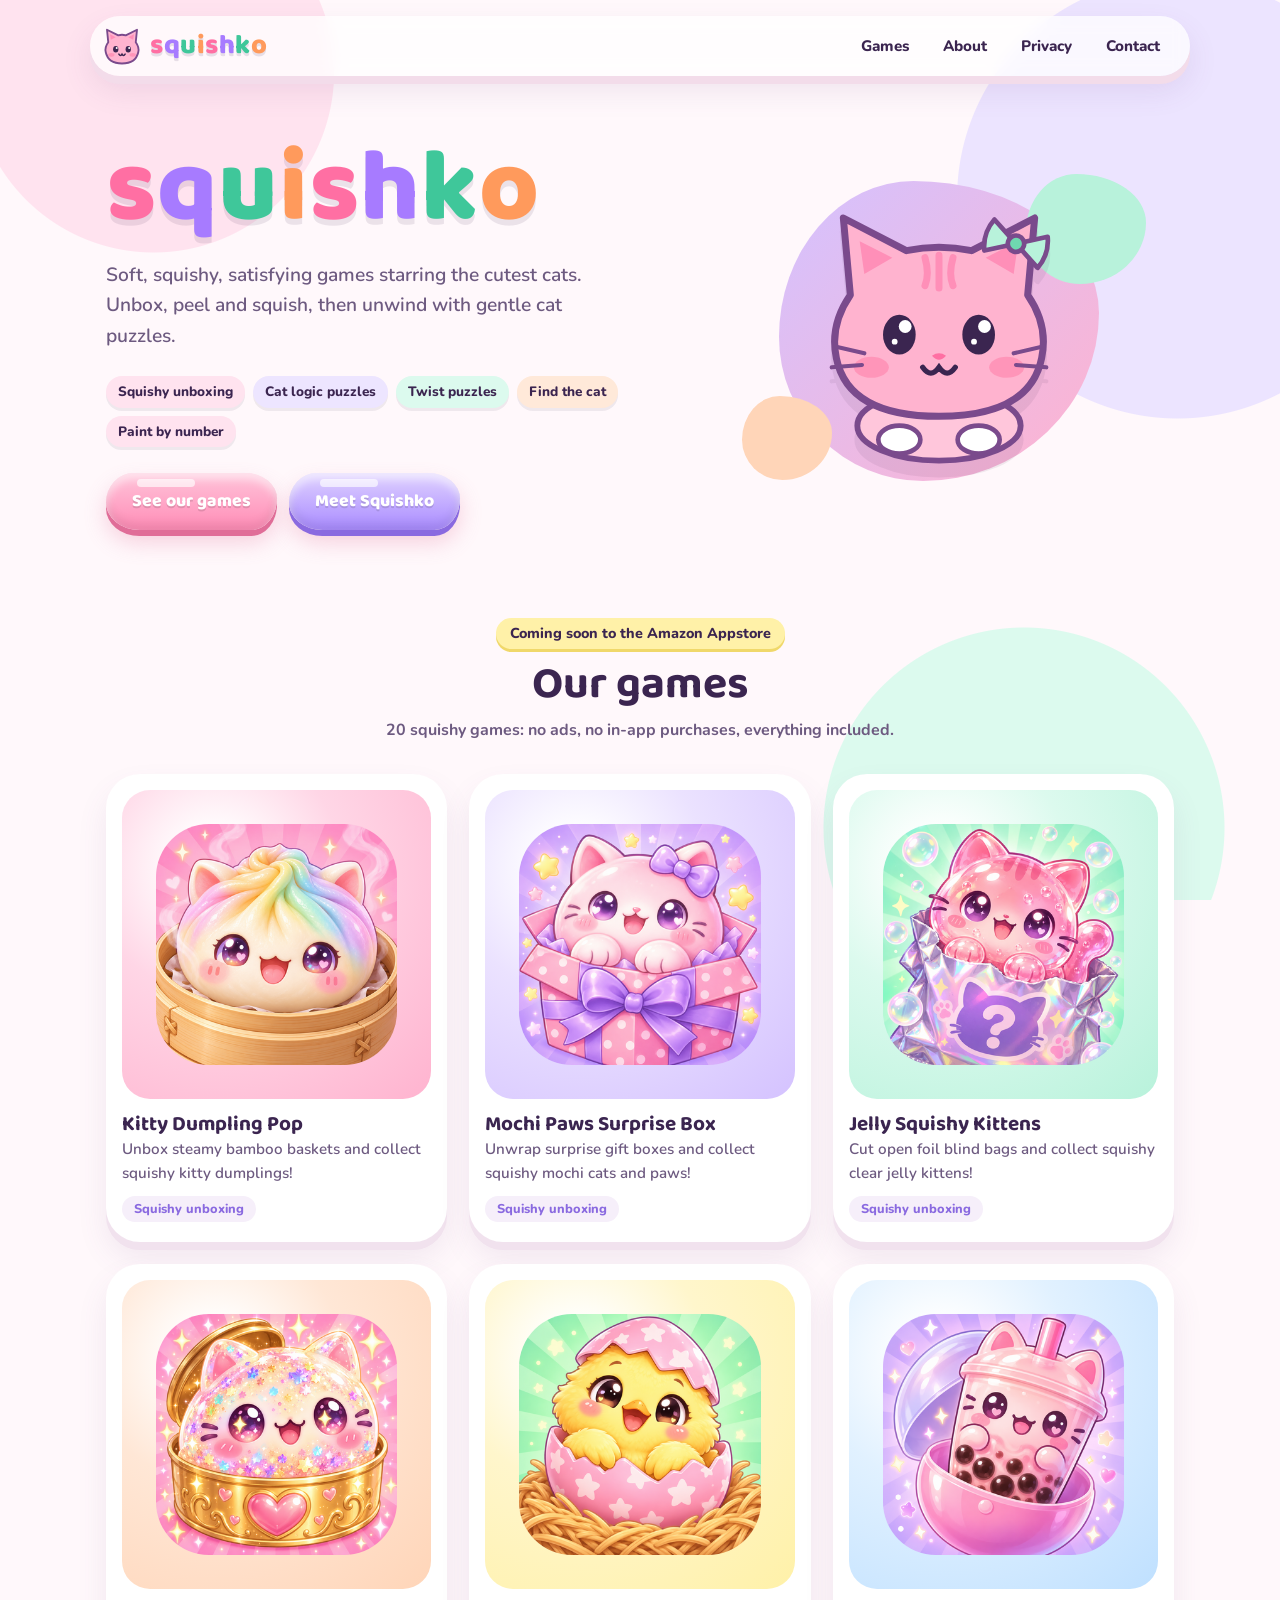
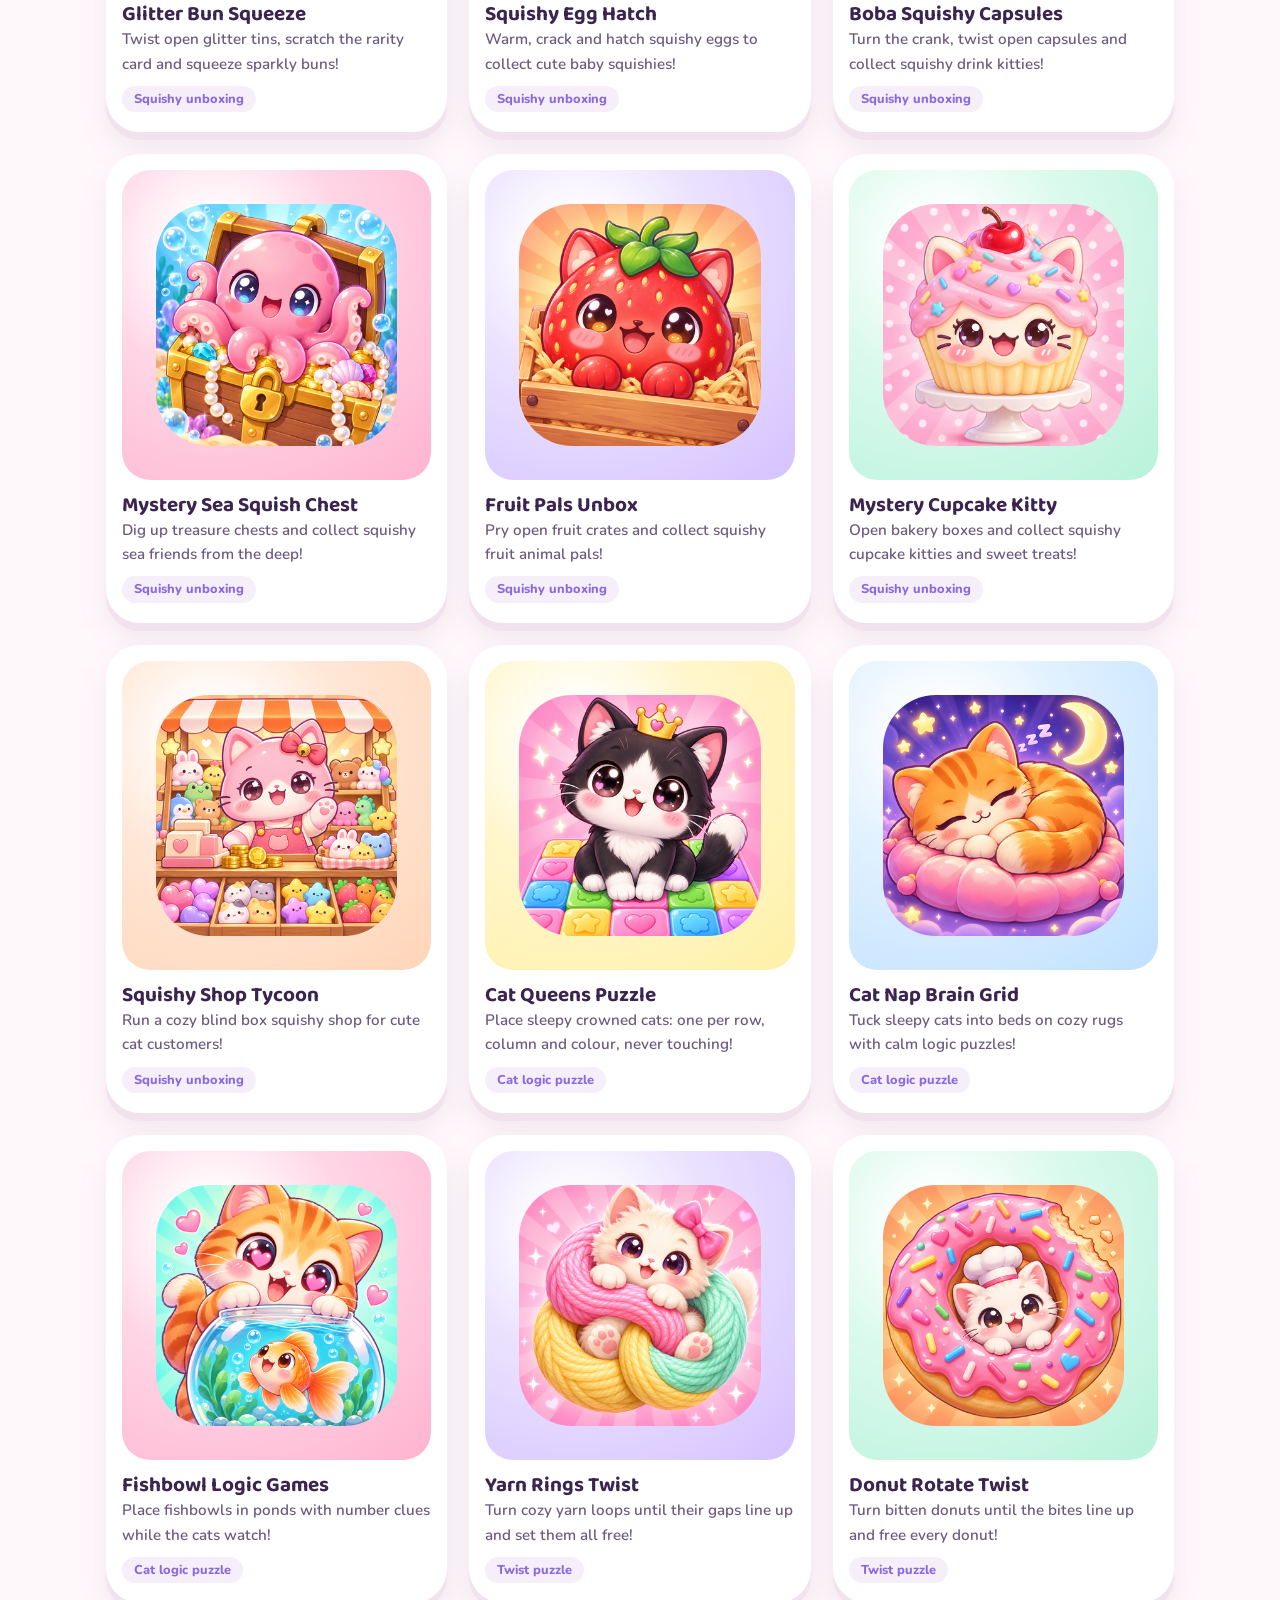
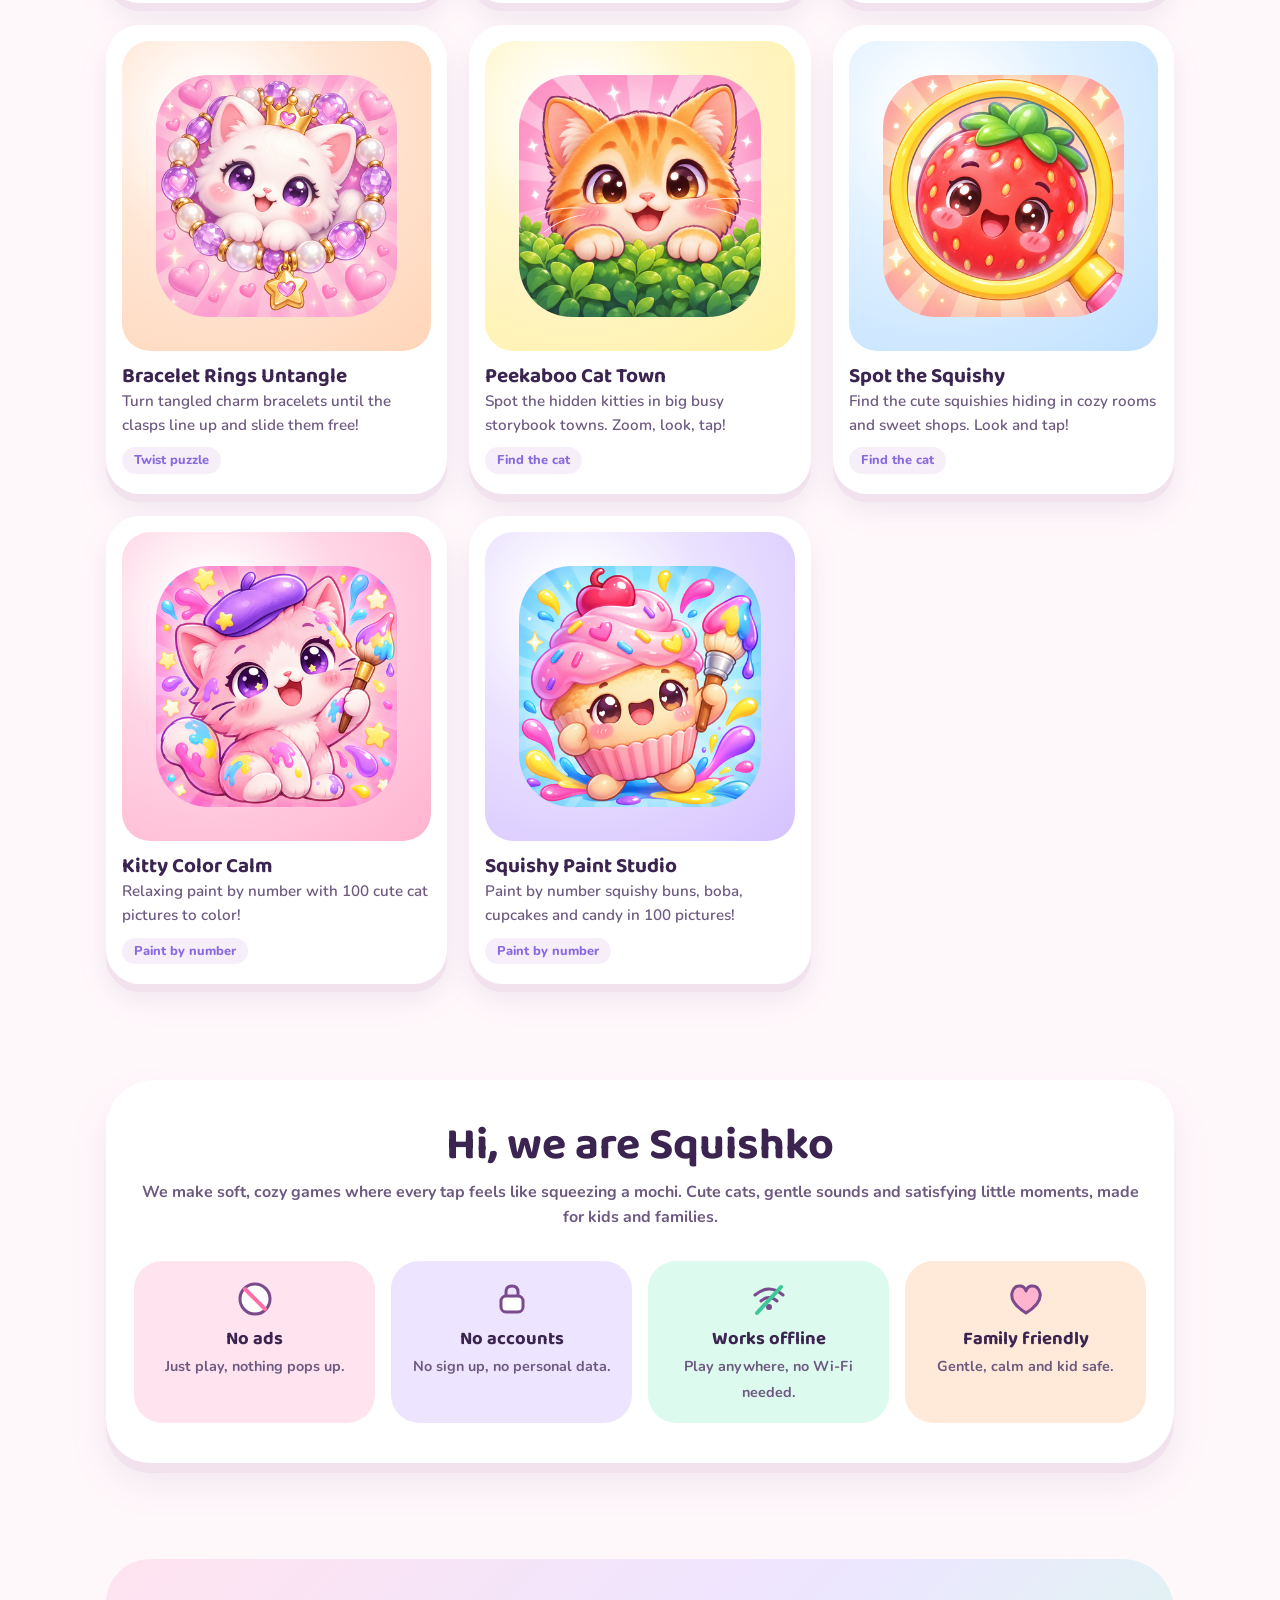
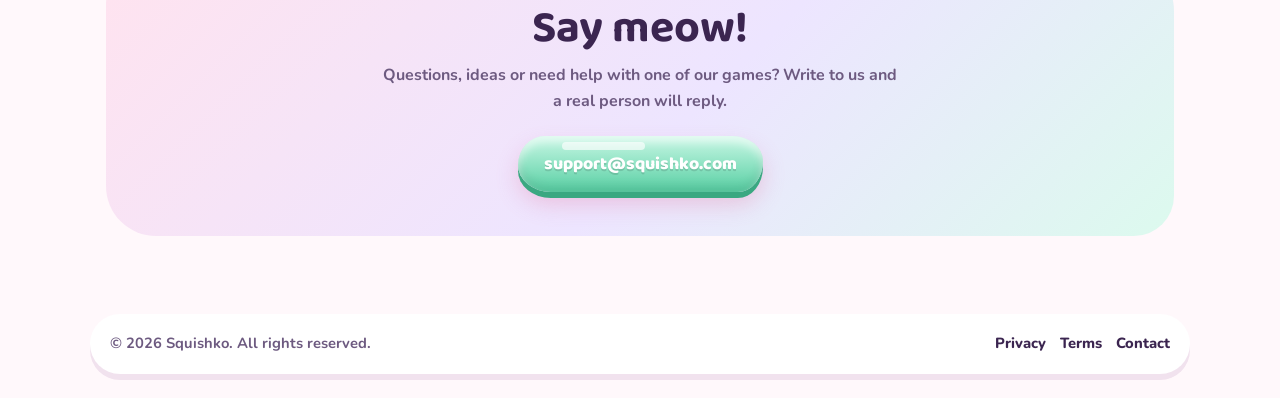
<file: index.html>
<!DOCTYPE html>
<html lang="en">
<head>
<meta charset="UTF-8">
<meta name="viewport" content="width=device-width, initial-scale=1.0">
<title>Squishko | Cute Cat ASMR Games</title>
<meta name="description" content="Squishko makes cute cat games full of satisfying ASMR, DIY makeovers and relaxing brain puzzles. No ads, no accounts, made for kids and families.">
<meta name="theme-color" content="#ffb3cf">
<link rel="icon" href="favicon.svg" type="image/svg+xml">
<link rel="preconnect" href="https://fonts.googleapis.com"><link rel="preconnect" href="https://fonts.gstatic.com" crossorigin>
<link href="https://fonts.googleapis.com/css2?family=Baloo+2:wght@600;800&family=Nunito:wght@600;700;800&display=swap" rel="stylesheet">
<link rel="stylesheet" href="style.css">
</head>
<body>

<nav class="nav">
  <a class="brand" href="index.html" aria-label="Squishko home"><img src="logo.svg" alt="">
    <span class="wordmark"><span>s</span><span>q</span><span>u</span><span>i</span><span>s</span><span>h</span><span>k</span><span>o</span></span></a>
  <ul><li><a href="#games">Games</a></li><li><a href="#about">About</a></li><li><a href="privacy.html">Privacy</a></li><li><a href="#contact">Contact</a></li></ul>
</nav>

<header class="hero">
  <div>
    <h1 class="wordmark big" aria-label="squishko"><span>s</span><span>q</span><span>u</span><span>i</span><span>s</span><span>h</span><span>k</span><span>o</span></h1>
    <p class="lead">Soft, squishy, satisfying games starring the cutest cats. Unbox, peel and squish, then unwind with gentle cat puzzles.</p>
    <div class="tags">
      <span class="tag">Squishy unboxing</span><span class="tag">Cat logic puzzles</span><span class="tag">Twist puzzles</span>
      <span class="tag">Find the cat</span><span class="tag">Paint by number</span>
    </div>
    <div class="btns"><a class="jelly" href="#games">See our games</a><a class="jelly lilac" href="#about">Meet Squishko</a></div>
  </div>
  <div class="mascot-wrap" aria-hidden="true">
    <div class="blob b1"></div><div class="blob b2"></div><div class="blob b3"></div>
    <svg class="mascot" viewBox="0 0 240 230" xmlns="http://www.w3.org/2000/svg">
      <!-- body -->
      <ellipse cx="120" cy="196" rx="70" ry="30" fill="#ffc6db" stroke="#7a4a8c" stroke-width="5"/>
      <ellipse cx="86" cy="208" rx="18" ry="12" fill="#fff" stroke="#7a4a8c" stroke-width="4"/>
      <ellipse cx="154" cy="208" rx="18" ry="12" fill="#fff" stroke="#7a4a8c" stroke-width="4"/>
      <!-- head -->
      <path d="M44 84 L38 18 L92 46 Q120 40 148 46 L202 18 L196 84 Q214 110 208 138 Q198 188 120 188 Q42 188 32 138 Q26 110 44 84Z" fill="#ffb3cf" stroke="#7a4a8c" stroke-width="6" stroke-linejoin="round"/>
      <path d="M52 38 L80 52 L56 66Z" fill="#ff8fb8"/><path d="M188 38 L160 52 L184 66Z" fill="#ff8fb8"/>
      <!-- forehead stripes -->
      <path d="M108 52 Q112 66 108 76 M120 50 L120 78 M132 52 Q128 66 132 76" stroke="#ff8fb8" stroke-width="6" stroke-linecap="round" fill="none"/>
      <!-- eyes -->
      <g class="eye"><ellipse cx="86" cy="118" rx="14" ry="17" fill="#3b2550"/><circle cx="91" cy="111" r="5.5" fill="#fff"/><circle cx="82" cy="124" r="2.5" fill="#fff"/></g>
      <g class="eye"><ellipse cx="154" cy="118" rx="14" ry="17" fill="#3b2550"/><circle cx="159" cy="111" r="5.5" fill="#fff"/><circle cx="150" cy="124" r="2.5" fill="#fff"/></g>
      <!-- blush -->
      <ellipse cx="62" cy="146" rx="15" ry="9" fill="#ff7fa8" opacity=".55"/><ellipse cx="178" cy="146" rx="15" ry="9" fill="#ff7fa8" opacity=".55"/>
      <!-- nose + mouth -->
      <path d="M114 136 Q120 132 126 136 Q120 143 114 136Z" fill="#ff6fa3"/>
      <path d="M106 146 Q113 156 120 146 Q127 156 134 146" fill="none" stroke="#3b2550" stroke-width="4.5" stroke-linecap="round"/>
      <!-- whiskers -->
      <path d="M30 128 L56 134 M28 146 L54 144 M210 128 L184 134 M212 146 L186 144" stroke="#7a4a8c" stroke-width="3.5" stroke-linecap="round"/>
      <!-- bow -->
      <g transform="translate(186 40) rotate(18)">
        <path d="M0 0 L-24 -14 Q-30 0 -24 14Z M0 0 L24 -14 Q30 0 24 14Z" fill="#b8f2db" stroke="#7a4a8c" stroke-width="4" stroke-linejoin="round"/>
        <circle r="7" fill="#6fd8b0" stroke="#7a4a8c" stroke-width="4"/>
      </g>
    </svg>
  </div>
</header>

<section id="games">
  <div class="center"><span class="soon-badge">Coming soon to the Amazon Appstore</span></div>
  <h2 class="section-title">Our games</h2>
  <p class="section-sub">20 squishy games: no ads, no in-app purchases, everything included.</p>
  <div class="grid">
    <article class="card">
      <div class="art pink"><img src="games/kittybun.png" alt="Kitty Dumpling Pop icon" width="192" height="192" loading="lazy" style="width:78%;height:78%;border-radius:22%;object-fit:cover"></div>
      <h3>Kitty Dumpling Pop</h3><p>Unbox steamy bamboo baskets and collect squishy kitty dumplings!</p><span class="pill">Squishy unboxing</span>
    </article>
    <article class="card">
      <div class="art lilac"><img src="games/mochibox.png" alt="Mochi Paws Surprise Box icon" width="192" height="192" loading="lazy" style="width:78%;height:78%;border-radius:22%;object-fit:cover"></div>
      <h3>Mochi Paws Surprise Box</h3><p>Unwrap surprise gift boxes and collect squishy mochi cats and paws!</p><span class="pill">Squishy unboxing</span>
    </article>
    <article class="card">
      <div class="art mint"><img src="games/jellykit.png" alt="Jelly Squishy Kittens icon" width="192" height="192" loading="lazy" style="width:78%;height:78%;border-radius:22%;object-fit:cover"></div>
      <h3>Jelly Squishy Kittens</h3><p>Cut open foil blind bags and collect squishy clear jelly kittens!</p><span class="pill">Squishy unboxing</span>
    </article>
    <article class="card">
      <div class="art peach"><img src="games/glitterbun.png" alt="Glitter Bun Squeeze icon" width="192" height="192" loading="lazy" style="width:78%;height:78%;border-radius:22%;object-fit:cover"></div>
      <h3>Glitter Bun Squeeze</h3><p>Twist open glitter tins, scratch the rarity card and squeeze sparkly buns!</p><span class="pill">Squishy unboxing</span>
    </article>
    <article class="card">
      <div class="art butter"><img src="games/egghatch.png" alt="Squishy Egg Hatch icon" width="192" height="192" loading="lazy" style="width:78%;height:78%;border-radius:22%;object-fit:cover"></div>
      <h3>Squishy Egg Hatch</h3><p>Warm, crack and hatch squishy eggs to collect cute baby squishies!</p><span class="pill">Squishy unboxing</span>
    </article>
    <article class="card">
      <div class="art sky"><img src="games/bobacaps.png" alt="Boba Squishy Capsules icon" width="192" height="192" loading="lazy" style="width:78%;height:78%;border-radius:22%;object-fit:cover"></div>
      <h3>Boba Squishy Capsules</h3><p>Turn the crank, twist open capsules and collect squishy drink kitties!</p><span class="pill">Squishy unboxing</span>
    </article>
    <article class="card">
      <div class="art pink"><img src="games/seachest.png" alt="Mystery Sea Squish Chest icon" width="192" height="192" loading="lazy" style="width:78%;height:78%;border-radius:22%;object-fit:cover"></div>
      <h3>Mystery Sea Squish Chest</h3><p>Dig up treasure chests and collect squishy sea friends from the deep!</p><span class="pill">Squishy unboxing</span>
    </article>
    <article class="card">
      <div class="art lilac"><img src="games/fruitpals.png" alt="Fruit Pals Unbox icon" width="192" height="192" loading="lazy" style="width:78%;height:78%;border-radius:22%;object-fit:cover"></div>
      <h3>Fruit Pals Unbox</h3><p>Pry open fruit crates and collect squishy fruit animal pals!</p><span class="pill">Squishy unboxing</span>
    </article>
    <article class="card">
      <div class="art mint"><img src="games/cupcakecat.png" alt="Mystery Cupcake Kitty icon" width="192" height="192" loading="lazy" style="width:78%;height:78%;border-radius:22%;object-fit:cover"></div>
      <h3>Mystery Cupcake Kitty</h3><p>Open bakery boxes and collect squishy cupcake kitties and sweet treats!</p><span class="pill">Squishy unboxing</span>
    </article>
    <article class="card">
      <div class="art peach"><img src="games/squishshop.png" alt="Squishy Shop Tycoon icon" width="192" height="192" loading="lazy" style="width:78%;height:78%;border-radius:22%;object-fit:cover"></div>
      <h3>Squishy Shop Tycoon</h3><p>Run a cozy blind box squishy shop for cute cat customers!</p><span class="pill">Squishy unboxing</span>
    </article>
    <article class="card">
      <div class="art butter"><img src="games/catqueens.png" alt="Cat Queens Puzzle icon" width="192" height="192" loading="lazy" style="width:78%;height:78%;border-radius:22%;object-fit:cover"></div>
      <h3>Cat Queens Puzzle</h3><p>Place sleepy crowned cats: one per row, column and colour, never touching!</p><span class="pill">Cat logic puzzle</span>
    </article>
    <article class="card">
      <div class="art sky"><img src="games/catnap.png" alt="Cat Nap Brain Grid icon" width="192" height="192" loading="lazy" style="width:78%;height:78%;border-radius:22%;object-fit:cover"></div>
      <h3>Cat Nap Brain Grid</h3><p>Tuck sleepy cats into beds on cozy rugs with calm logic puzzles!</p><span class="pill">Cat logic puzzle</span>
    </article>
    <article class="card">
      <div class="art pink"><img src="games/fishbowl.png" alt="Fishbowl Logic Games icon" width="192" height="192" loading="lazy" style="width:78%;height:78%;border-radius:22%;object-fit:cover"></div>
      <h3>Fishbowl Logic Games</h3><p>Place fishbowls in ponds with number clues while the cats watch!</p><span class="pill">Cat logic puzzle</span>
    </article>
    <article class="card">
      <div class="art lilac"><img src="games/yarnrings.png" alt="Yarn Rings Twist icon" width="192" height="192" loading="lazy" style="width:78%;height:78%;border-radius:22%;object-fit:cover"></div>
      <h3>Yarn Rings Twist</h3><p>Turn cozy yarn loops until their gaps line up and set them all free!</p><span class="pill">Twist puzzle</span>
    </article>
    <article class="card">
      <div class="art mint"><img src="games/donutrings.png" alt="Donut Rotate Twist icon" width="192" height="192" loading="lazy" style="width:78%;height:78%;border-radius:22%;object-fit:cover"></div>
      <h3>Donut Rotate Twist</h3><p>Turn bitten donuts until the bites line up and free every donut!</p><span class="pill">Twist puzzle</span>
    </article>
    <article class="card">
      <div class="art peach"><img src="games/bracelets.png" alt="Bracelet Rings Untangle icon" width="192" height="192" loading="lazy" style="width:78%;height:78%;border-radius:22%;object-fit:cover"></div>
      <h3>Bracelet Rings Untangle</h3><p>Turn tangled charm bracelets until the clasps line up and slide them free!</p><span class="pill">Twist puzzle</span>
    </article>
    <article class="card">
      <div class="art butter"><img src="games/peekaboo.png" alt="Peekaboo Cat Town icon" width="192" height="192" loading="lazy" style="width:78%;height:78%;border-radius:22%;object-fit:cover"></div>
      <h3>Peekaboo Cat Town</h3><p>Spot the hidden kitties in big busy storybook towns. Zoom, look, tap!</p><span class="pill">Find the cat</span>
    </article>
    <article class="card">
      <div class="art sky"><img src="games/spotsquish.png" alt="Spot the Squishy icon" width="192" height="192" loading="lazy" style="width:78%;height:78%;border-radius:22%;object-fit:cover"></div>
      <h3>Spot the Squishy</h3><p>Find the cute squishies hiding in cozy rooms and sweet shops. Look and tap!</p><span class="pill">Find the cat</span>
    </article>
    <article class="card">
      <div class="art pink"><img src="games/kittycolor.png" alt="Kitty Color Calm icon" width="192" height="192" loading="lazy" style="width:78%;height:78%;border-radius:22%;object-fit:cover"></div>
      <h3>Kitty Color Calm</h3><p>Relaxing paint by number with 100 cute cat pictures to color!</p><span class="pill">Paint by number</span>
    </article>
    <article class="card">
      <div class="art lilac"><img src="games/squishpaint.png" alt="Squishy Paint Studio icon" width="192" height="192" loading="lazy" style="width:78%;height:78%;border-radius:22%;object-fit:cover"></div>
      <h3>Squishy Paint Studio</h3><p>Paint by number squishy buns, boba, cupcakes and candy in 100 pictures!</p><span class="pill">Paint by number</span>
    </article>
  </div>
</section>

<section id="about">
  <div class="about">
    <h2 class="section-title">Hi, we are Squishko</h2>
    <p class="section-sub">We make soft, cozy games where every tap feels like squeezing a mochi. Cute cats, gentle sounds and satisfying little moments, made for kids and families.</p>
    <div class="features">
      <div class="feat"><div class="ico" aria-hidden="true"><svg viewBox="0 0 40 40" width="40" height="40" style="margin:0 auto"><circle cx="20" cy="20" r="15" fill="#fff" stroke="#7a4a8c" stroke-width="3"/><path d="M10 10 L30 30" stroke="#ff6fa3" stroke-width="4" stroke-linecap="round"/></svg></div><b>No ads</b><span>Just play, nothing pops up.</span></div>
      <div class="feat"><div class="ico" aria-hidden="true"><svg viewBox="0 0 40 40" width="40" height="40" style="margin:0 auto"><rect x="9" y="17" width="22" height="16" rx="5" fill="#fff" stroke="#7a4a8c" stroke-width="3"/><path d="M14 17 V13 Q14 7 20 7 Q26 7 26 13 V17" fill="none" stroke="#7a4a8c" stroke-width="3"/></svg></div><b>No accounts</b><span>No sign up, no personal data.</span></div>
      <div class="feat"><div class="ico" aria-hidden="true"><svg viewBox="0 0 40 40" width="40" height="40" style="margin:0 auto"><path d="M6 16 Q20 4 34 16" fill="none" stroke="#7a4a8c" stroke-width="3" stroke-linecap="round"/><path d="M12 22 Q20 15 28 22" fill="none" stroke="#7a4a8c" stroke-width="3" stroke-linecap="round"/><circle cx="20" cy="28" r="3" fill="#7a4a8c"/><path d="M8 34 L32 8" stroke="#3fc79a" stroke-width="4" stroke-linecap="round"/></svg></div><b>Works offline</b><span>Play anywhere, no Wi-Fi needed.</span></div>
      <div class="feat"><div class="ico" aria-hidden="true"><svg viewBox="0 0 40 40" width="40" height="40" style="margin:0 auto"><path d="M20 34 Q4 24 6 14 Q8 6 15 7 Q19 8 20 12 Q21 8 25 7 Q32 6 34 14 Q36 24 20 34Z" fill="#ffb3cf" stroke="#7a4a8c" stroke-width="3" stroke-linejoin="round"/></svg></div><b>Family friendly</b><span>Gentle, calm and kid safe.</span></div>
    </div>
  </div>
</section>

<section id="contact">
  <div class="contact">
    <h2 class="section-title">Say meow!</h2>
    <p>Questions, ideas or need help with one of our games? Write to us and a real person will reply.</p>
    <a class="jelly mint" href="mailto:support@squishko.com">support@squishko.com</a>
  </div>
</section>

<footer>
  <div>&copy; 2026 Squishko. All rights reserved.</div>
  <ul><li><a href="privacy.html">Privacy</a></li><li><a href="terms.html">Terms</a></li><li><a href="mailto:support@squishko.com">Contact</a></li></ul>
</footer>

</body>
</html>
</file>
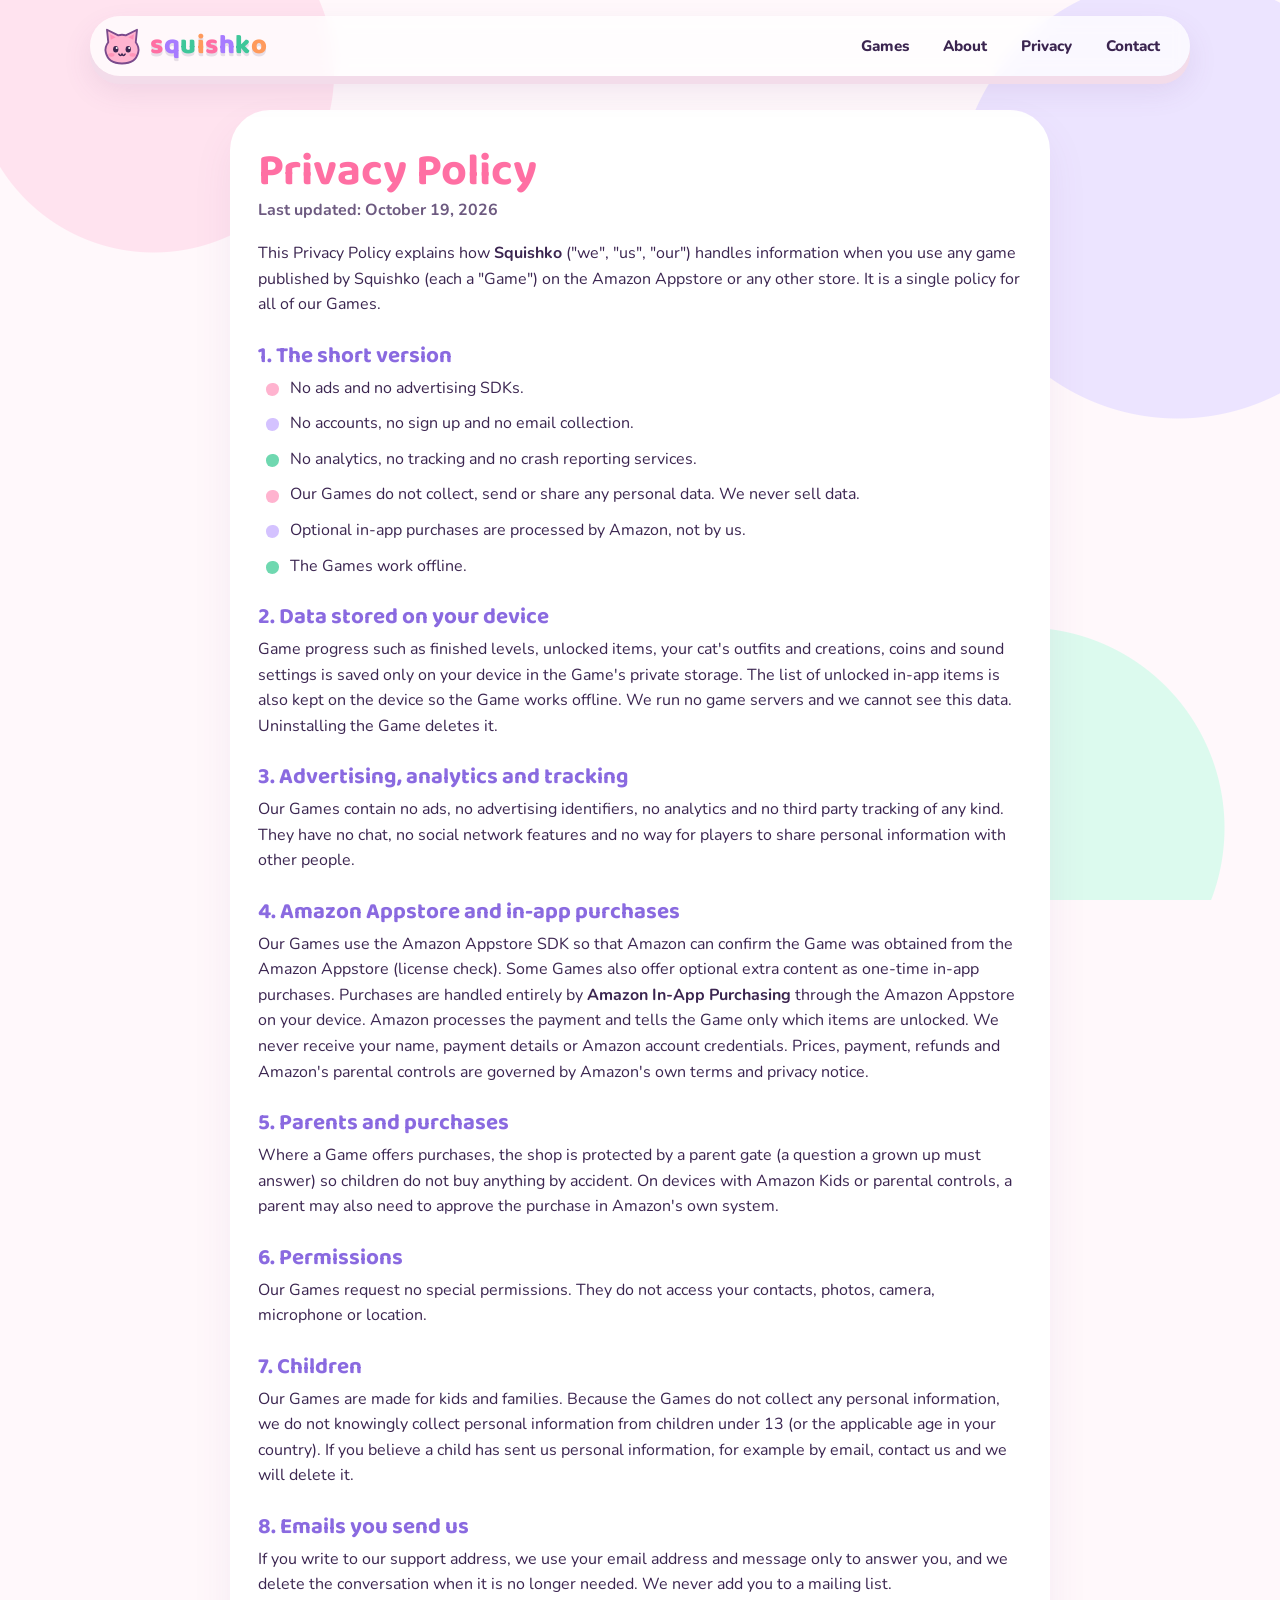
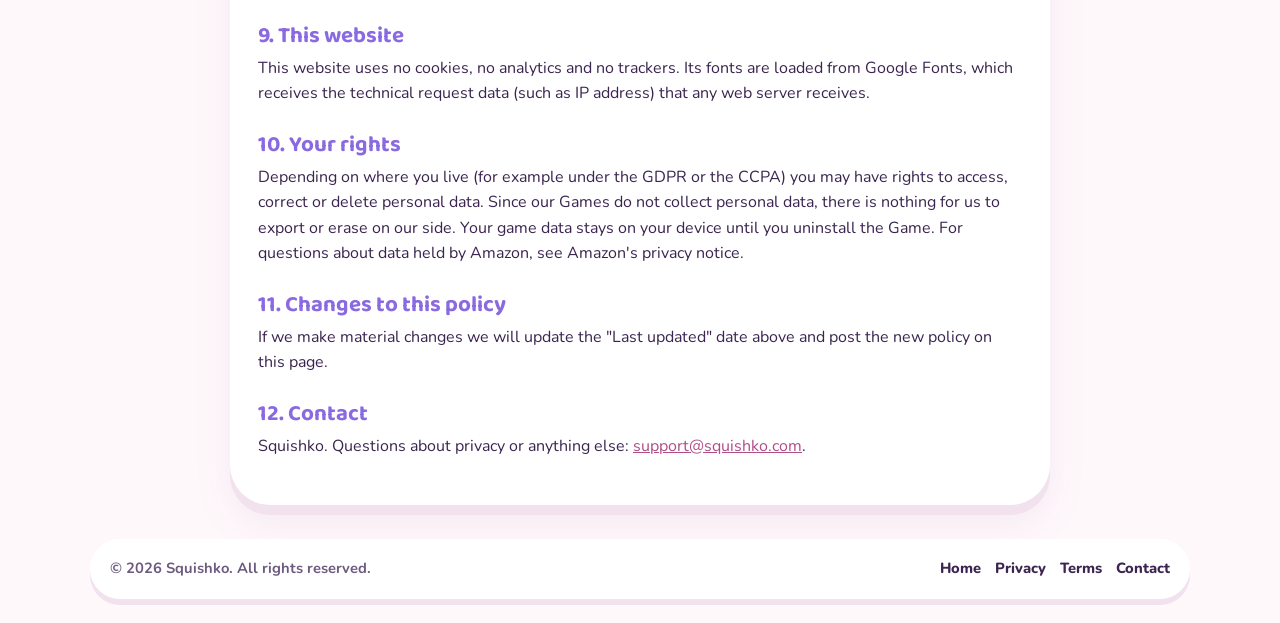
<file: privacy.html>
<!DOCTYPE html>
<html lang="en">
<head>
<meta charset="UTF-8">
<meta name="viewport" content="width=device-width, initial-scale=1.0">
<title>Privacy Policy | Squishko</title>
<meta name="description" content="Privacy policy for all games published by Squishko: no ads, no accounts, no personal data collected.">
<meta name="theme-color" content="#ffb3cf">
<link rel="icon" href="favicon.svg" type="image/svg+xml">
<link rel="preconnect" href="https://fonts.googleapis.com"><link rel="preconnect" href="https://fonts.gstatic.com" crossorigin>
<link href="https://fonts.googleapis.com/css2?family=Baloo+2:wght@600;800&family=Nunito:wght@600;700;800&display=swap" rel="stylesheet">
<link rel="stylesheet" href="style.css">
</head>
<body>

<nav class="nav">
  <a class="brand" href="index.html" aria-label="Squishko home"><img src="logo.svg" alt="">
    <span class="wordmark"><span>s</span><span>q</span><span>u</span><span>i</span><span>s</span><span>h</span><span>k</span><span>o</span></span></a>
  <ul><li><a href="index.html#games">Games</a></li><li><a href="index.html#about">About</a></li><li><a href="privacy.html">Privacy</a></li><li><a href="index.html#contact">Contact</a></li></ul>
</nav>

<main class="prose">
<h1>Privacy Policy</h1>
<p class="meta">Last updated: October 19, 2026</p>
<p>This Privacy Policy explains how <strong>Squishko</strong> ("we", "us", "our") handles information when you use any game published by Squishko (each a "Game") on the Amazon Appstore or any other store. It is a single policy for all of our Games.</p>

<h2>1. The short version</h2>
<ul>
<li>No ads and no advertising SDKs.</li>
<li>No accounts, no sign up and no email collection.</li>
<li>No analytics, no tracking and no crash reporting services.</li>
<li>Our Games do not collect, send or share any personal data. We never sell data.</li>
<li>Optional in-app purchases are processed by Amazon, not by us.</li>
<li>The Games work offline.</li>
</ul>

<h2>2. Data stored on your device</h2>
<p>Game progress such as finished levels, unlocked items, your cat's outfits and creations, coins and sound settings is saved only on your device in the Game's private storage. The list of unlocked in-app items is also kept on the device so the Game works offline. We run no game servers and we cannot see this data. Uninstalling the Game deletes it.</p>

<h2>3. Advertising, analytics and tracking</h2>
<p>Our Games contain no ads, no advertising identifiers, no analytics and no third party tracking of any kind. They have no chat, no social network features and no way for players to share personal information with other people.</p>

<h2>4. Amazon Appstore and in-app purchases</h2>
<p>Our Games use the Amazon Appstore SDK so that Amazon can confirm the Game was obtained from the Amazon Appstore (license check). Some Games also offer optional extra content as one-time in-app purchases. Purchases are handled entirely by <strong>Amazon In-App Purchasing</strong> through the Amazon Appstore on your device. Amazon processes the payment and tells the Game only which items are unlocked. We never receive your name, payment details or Amazon account credentials. Prices, payment, refunds and Amazon's parental controls are governed by Amazon's own terms and privacy notice.</p>

<h2>5. Parents and purchases</h2>
<p>Where a Game offers purchases, the shop is protected by a parent gate (a question a grown up must answer) so children do not buy anything by accident. On devices with Amazon Kids or parental controls, a parent may also need to approve the purchase in Amazon's own system.</p>

<h2>6. Permissions</h2>
<p>Our Games request no special permissions. They do not access your contacts, photos, camera, microphone or location.</p>

<h2>7. Children</h2>
<p>Our Games are made for kids and families. Because the Games do not collect any personal information, we do not knowingly collect personal information from children under 13 (or the applicable age in your country). If you believe a child has sent us personal information, for example by email, contact us and we will delete it.</p>

<h2>8. Emails you send us</h2>
<p>If you write to our support address, we use your email address and message only to answer you, and we delete the conversation when it is no longer needed. We never add you to a mailing list.</p>

<h2>9. This website</h2>
<p>This website uses no cookies, no analytics and no trackers. Its fonts are loaded from Google Fonts, which receives the technical request data (such as IP address) that any web server receives.</p>

<h2>10. Your rights</h2>
<p>Depending on where you live (for example under the GDPR or the CCPA) you may have rights to access, correct or delete personal data. Since our Games do not collect personal data, there is nothing for us to export or erase on our side. Your game data stays on your device until you uninstall the Game. For questions about data held by Amazon, see Amazon's privacy notice.</p>

<h2>11. Changes to this policy</h2>
<p>If we make material changes we will update the "Last updated" date above and post the new policy on this page.</p>

<h2 id="contact">12. Contact</h2>
<p>Squishko. Questions about privacy or anything else: <a href="mailto:support@squishko.com">support@squishko.com</a>.</p>
</main>

<footer>
  <div>&copy; 2026 Squishko. All rights reserved.</div>
  <ul><li><a href="index.html">Home</a></li><li><a href="privacy.html">Privacy</a></li><li><a href="terms.html">Terms</a></li><li><a href="mailto:support@squishko.com">Contact</a></li></ul>
</footer>

</body>
</html>
</file>
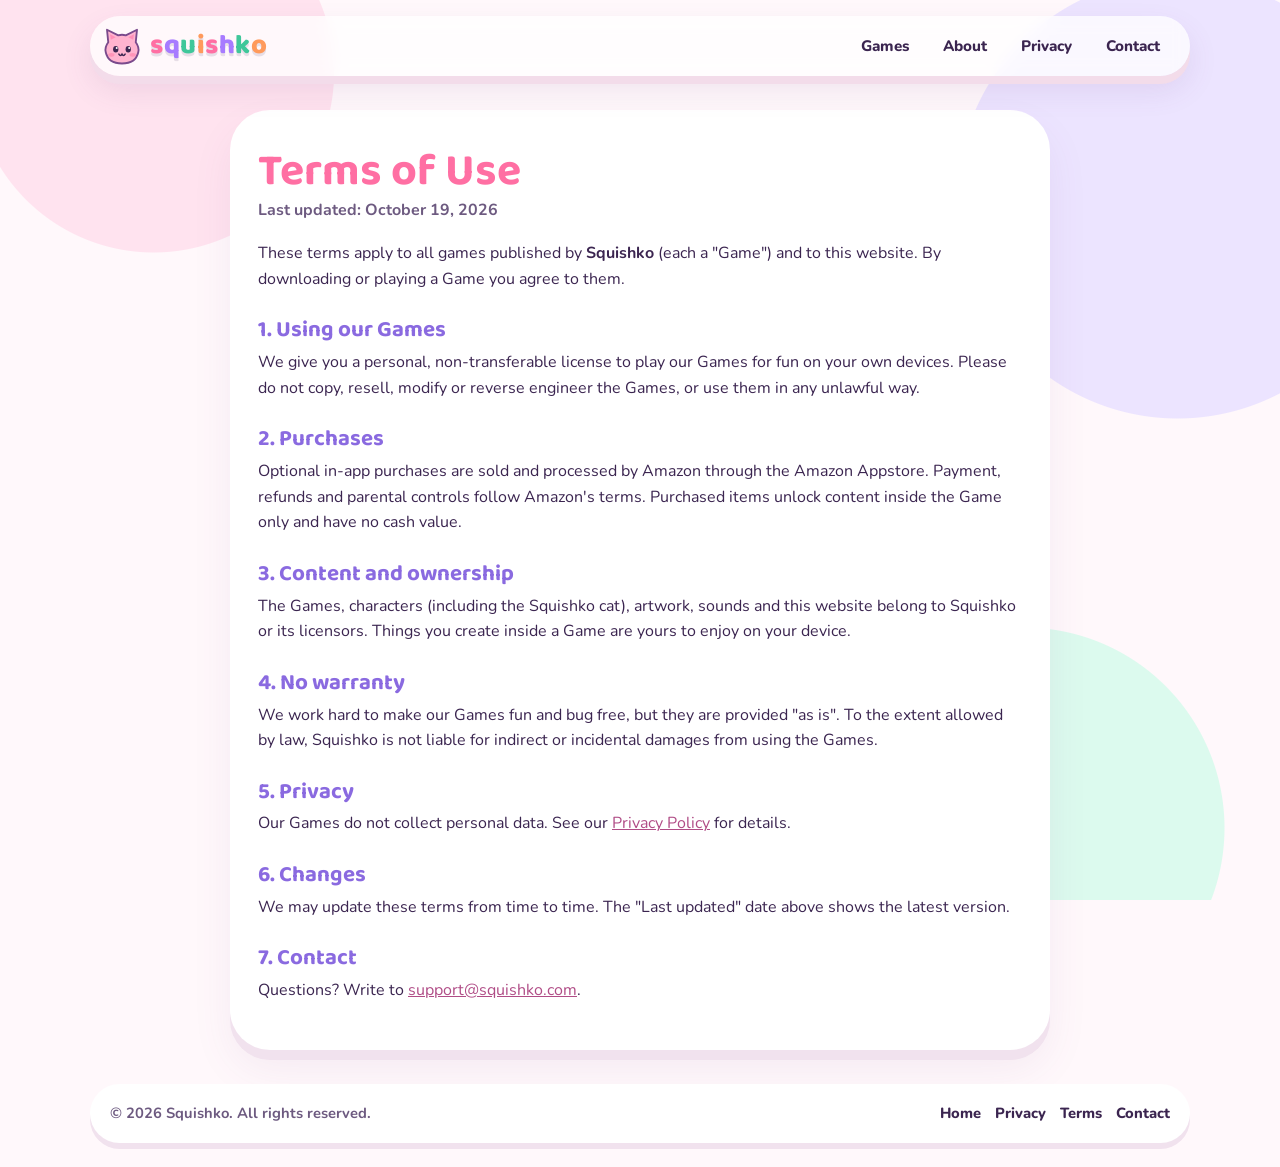
<file: terms.html>
<!DOCTYPE html>
<html lang="en">
<head>
<meta charset="UTF-8">
<meta name="viewport" content="width=device-width, initial-scale=1.0">
<title>Terms of Use | Squishko</title>
<meta name="description" content="Terms of use for all games published by Squishko.">
<meta name="theme-color" content="#ffb3cf">
<link rel="icon" href="favicon.svg" type="image/svg+xml">
<link rel="preconnect" href="https://fonts.googleapis.com"><link rel="preconnect" href="https://fonts.gstatic.com" crossorigin>
<link href="https://fonts.googleapis.com/css2?family=Baloo+2:wght@600;800&family=Nunito:wght@600;700;800&display=swap" rel="stylesheet">
<link rel="stylesheet" href="style.css">
</head>
<body>

<nav class="nav">
  <a class="brand" href="index.html" aria-label="Squishko home"><img src="logo.svg" alt="">
    <span class="wordmark"><span>s</span><span>q</span><span>u</span><span>i</span><span>s</span><span>h</span><span>k</span><span>o</span></span></a>
  <ul><li><a href="index.html#games">Games</a></li><li><a href="index.html#about">About</a></li><li><a href="privacy.html">Privacy</a></li><li><a href="index.html#contact">Contact</a></li></ul>
</nav>

<main class="prose">
<h1>Terms of Use</h1>
<p class="meta">Last updated: October 19, 2026</p>
<p>These terms apply to all games published by <strong>Squishko</strong> (each a "Game") and to this website. By downloading or playing a Game you agree to them.</p>

<h2>1. Using our Games</h2>
<p>We give you a personal, non-transferable license to play our Games for fun on your own devices. Please do not copy, resell, modify or reverse engineer the Games, or use them in any unlawful way.</p>

<h2>2. Purchases</h2>
<p>Optional in-app purchases are sold and processed by Amazon through the Amazon Appstore. Payment, refunds and parental controls follow Amazon's terms. Purchased items unlock content inside the Game only and have no cash value.</p>

<h2>3. Content and ownership</h2>
<p>The Games, characters (including the Squishko cat), artwork, sounds and this website belong to Squishko or its licensors. Things you create inside a Game are yours to enjoy on your device.</p>

<h2>4. No warranty</h2>
<p>We work hard to make our Games fun and bug free, but they are provided "as is". To the extent allowed by law, Squishko is not liable for indirect or incidental damages from using the Games.</p>

<h2>5. Privacy</h2>
<p>Our Games do not collect personal data. See our <a href="privacy.html">Privacy Policy</a> for details.</p>

<h2>6. Changes</h2>
<p>We may update these terms from time to time. The "Last updated" date above shows the latest version.</p>

<h2>7. Contact</h2>
<p>Questions? Write to <a href="mailto:support@squishko.com">support@squishko.com</a>.</p>
</main>

<footer>
  <div>&copy; 2026 Squishko. All rights reserved.</div>
  <ul><li><a href="index.html">Home</a></li><li><a href="privacy.html">Privacy</a></li><li><a href="terms.html">Terms</a></li><li><a href="mailto:support@squishko.com">Contact</a></li></ul>
</footer>

</body>
</html>
</file>
<file: style.css>
/* Squishko: soft pastel "squishy" style */
:root{
  --pink:#ffb3cf; --pink-d:#ff86b1;
  --lilac:#d4c2ff; --lilac-d:#a98bff;
  --mint:#b8f2db; --mint-d:#6fd8b0;
  --peach:#ffd5b8; --peach-d:#ffaa78;
  --butter:#fff1a8;
  --cream:#fff8fb;
  --ink:#3b2550; --ink-soft:#6d5a80;
  --card:#ffffff;
  --r-blob:42% 58% 55% 45% / 52% 44% 56% 48%;
}
*{box-sizing:border-box;margin:0;padding:0}
html{scroll-behavior:smooth}
body{
  font-family:"Nunito",system-ui,sans-serif;
  color:var(--ink);
  background:var(--cream);
  background-image:
    radial-gradient(circle at 12% 8%, #ffe3ef 0 180px, transparent 181px),
    radial-gradient(circle at 92% 22%, #ece4ff 0 220px, transparent 221px),
    radial-gradient(circle at 80% 92%, #dcfaee 0 200px, transparent 201px);
  background-attachment:fixed;
  line-height:1.6;
  overflow-x:hidden;
}
a{color:#b04c86}
img,svg{display:block}
h1,h2,h3,.wordmark{font-family:"Baloo 2",system-ui,sans-serif;line-height:1.15}

/* ---------- nav ---------- */
.nav{
  max-width:1100px;margin:16px auto 0;padding:10px 16px 10px 12px;
  display:flex;align-items:center;justify-content:space-between;gap:12px;
  background:rgba(255,255,255,.75);backdrop-filter:blur(8px);
  border-radius:999px;box-shadow:0 8px 0 #f3dcea,0 14px 30px rgba(122,74,140,.12);
  position:sticky;top:12px;z-index:10;width:calc(100% - 32px);
}
.brand{display:flex;align-items:center;gap:8px;text-decoration:none;color:var(--ink)}
.brand img{width:40px;height:40px;animation:wobble 4s ease-in-out infinite}
.nav ul{list-style:none;display:flex;gap:6px;flex-wrap:wrap}
.nav ul a{
  display:block;padding:6px 14px;border-radius:999px;text-decoration:none;
  color:var(--ink);font-weight:800;font-size:.95rem;transition:background .2s, transform .2s;
}
.nav ul a:hover{background:#ffe6f1;transform:scale(1.06)}

/* ---------- wordmark ---------- */
.wordmark{font-weight:800;font-size:1.7rem;letter-spacing:.5px;display:inline-flex}
.wordmark span{display:inline-block;animation:bounce 2.4s ease-in-out infinite;text-shadow:0 3px 0 rgba(59,37,80,.12)}
.wordmark span:nth-child(1){color:#ff6fa3;animation-delay:0s}
.wordmark span:nth-child(2){color:#a77bff;animation-delay:.08s}
.wordmark span:nth-child(3){color:#3fc79a;animation-delay:.16s}
.wordmark span:nth-child(4){color:#ff9a5c;animation-delay:.24s}
.wordmark span:nth-child(5){color:#ff6fa3;animation-delay:.32s}
.wordmark span:nth-child(6){color:#a77bff;animation-delay:.40s}
.wordmark span:nth-child(7){color:#3fc79a;animation-delay:.48s}
.wordmark span:nth-child(8){color:#ff9a5c;animation-delay:.56s}
.wordmark.big{font-size:clamp(3.2rem,11vw,6.4rem);letter-spacing:1px}
.wordmark.big span{text-shadow:0 6px 0 rgba(59,37,80,.10)}

/* ---------- hero ---------- */
.hero{
  max-width:1100px;margin:0 auto;padding:56px 16px 40px;
  display:grid;grid-template-columns:1.1fr .9fr;gap:24px;align-items:center;position:relative;
}
.hero p.lead{font-size:1.2rem;color:var(--ink-soft);max-width:520px;margin:10px 0 24px;font-weight:600}
.tags{display:flex;flex-wrap:wrap;gap:8px;margin-bottom:26px}
.tag{padding:5px 12px;border-radius:999px;font-weight:800;font-size:.85rem;background:#fff;box-shadow:0 3px 0 rgba(59,37,80,.08)}
.tag:nth-child(4n+1){background:#ffe3ef}.tag:nth-child(4n+2){background:#ede5ff}
.tag:nth-child(4n+3){background:#dcfaee}.tag:nth-child(4n){background:#ffe9d9}
.mascot-wrap{position:relative;display:grid;place-items:center;min-height:340px}
.blob{position:absolute;border-radius:var(--r-blob);animation:morph 9s ease-in-out infinite}
.blob.b1{width:320px;height:300px;background:linear-gradient(135deg,var(--lilac),var(--pink))}
.blob.b2{width:120px;height:110px;background:var(--mint);top:4%;right:6%;animation-duration:7s}
.blob.b3{width:90px;height:84px;background:var(--peach);bottom:6%;left:8%;animation-duration:11s}
.mascot{position:relative;width:min(280px,70vw);animation:squish 2.8s ease-in-out infinite;transform-origin:50% 100%;filter:drop-shadow(0 14px 0 rgba(59,37,80,.08))}

/* ---------- jelly buttons ---------- */
.btns{display:flex;gap:12px;flex-wrap:wrap}
.jelly{
  --c1:#ffc4da;--c2:#ff8cb6;--sh:#e06d98;
  display:inline-block;padding:14px 26px;border:0;border-radius:28px 32px 26px 34px / 30px 26px 32px 28px;
  font-family:"Baloo 2",sans-serif;font-weight:800;font-size:1.1rem;color:#fff;text-decoration:none;cursor:pointer;
  background:linear-gradient(180deg,var(--c1),var(--c2));
  box-shadow:inset 0 6px 8px rgba(255,255,255,.55),inset 0 -6px 10px rgba(0,0,0,.08),0 6px 0 var(--sh),0 12px 22px rgba(224,109,152,.30);
  text-shadow:0 2px 0 rgba(0,0,0,.12);position:relative;transition:transform .15s;
}
.jelly::after{content:"";position:absolute;left:18%;top:6px;width:34%;height:8px;border-radius:99px;background:rgba(255,255,255,.65)}
.jelly:hover{animation:jelly .6s}
.jelly:active{transform:translateY(4px) scale(1.04,.92);box-shadow:inset 0 6px 8px rgba(255,255,255,.55),0 2px 0 var(--sh)}
.jelly.lilac{--c1:#e0d2ff;--c2:#a98bff;--sh:#8a6ae0}
.jelly.mint{--c1:#c9f7e5;--c2:#57cfa3;--sh:#3aa881}

/* ---------- sections ---------- */
section{max-width:1100px;margin:0 auto;padding:48px 16px}
.section-title{text-align:center;margin-bottom:8px;font-size:clamp(2rem,5vw,2.8rem)}
.section-sub{text-align:center;color:var(--ink-soft);font-weight:700;margin-bottom:30px}
.soon-badge{display:inline-block;padding:4px 14px;border-radius:999px;background:var(--butter);font-weight:800;font-size:.9rem;margin-bottom:10px;box-shadow:0 3px 0 #f0d86a}
.center{text-align:center}

/* game placeholder cards */
.grid{display:grid;grid-template-columns:repeat(3,1fr);gap:22px}
.card{
  background:var(--card);border-radius:34px;padding:16px 16px 20px;
  box-shadow:0 8px 0 #f1e2ee,0 16px 30px rgba(122,74,140,.10);
  transition:transform .25s cubic-bezier(.3,1.6,.5,1);
}
.card:hover{transform:translateY(-6px) rotate(-1deg) scale(1.02)}
.card .art{
  aspect-ratio:1/1;border-radius:28px;display:grid;place-items:center;margin-bottom:14px;position:relative;overflow:hidden;
}
.card .art svg{width:62%;height:62%;animation:squish 3s ease-in-out infinite;transform-origin:50% 90%}
.card:nth-child(2) .art svg{animation-delay:.3s}.card:nth-child(3) .art svg{animation-delay:.6s}
.card:nth-child(4) .art svg{animation-delay:.9s}.card:nth-child(5) .art svg{animation-delay:1.2s}.card:nth-child(6) .art svg{animation-delay:1.5s}
.art.pink{background:radial-gradient(circle at 30% 25%,#fff 0 10%,#ffd6e6 40%,#ffb3cf)}
.art.lilac{background:radial-gradient(circle at 30% 25%,#fff 0 10%,#ebe2ff 40%,#d4c2ff)}
.art.mint{background:radial-gradient(circle at 30% 25%,#fff 0 10%,#dcfaee 40%,#b8f2db)}
.art.peach{background:radial-gradient(circle at 30% 25%,#fff 0 10%,#ffe7d6 40%,#ffd5b8)}
.art.butter{background:radial-gradient(circle at 30% 25%,#fff 0 10%,#fff6cc 40%,#fff1a8)}
.art.sky{background:radial-gradient(circle at 30% 25%,#fff 0 10%,#e1f1ff 40%,#bfe0ff)}
.card h3{font-size:1.3rem}
.card p{color:var(--ink-soft);font-weight:600;font-size:.95rem}
.card .pill{display:inline-block;margin-top:10px;padding:3px 12px;border-radius:999px;background:#f6effa;font-weight:800;font-size:.8rem;color:#8a6ae0}

/* about features */
.about{
  background:#fff;border-radius:48px 40px 52px 44px;padding:40px 28px;
  box-shadow:0 10px 0 #f1e2ee,0 20px 40px rgba(122,74,140,.10);
}
.features{display:grid;grid-template-columns:repeat(4,1fr);gap:16px;margin-top:26px}
.feat{border-radius:28px;padding:18px 14px;text-align:center;font-weight:700}
.feat .ico{font-size:1.9rem;line-height:1;margin-bottom:6px}
.feat b{display:block;font-family:"Baloo 2",sans-serif;font-size:1.15rem}
.feat span{color:var(--ink-soft);font-size:.9rem}
.feat:nth-child(1){background:#ffe3ef}.feat:nth-child(2){background:#ede5ff}.feat:nth-child(3){background:#dcfaee}.feat:nth-child(4){background:#ffe9d9}

/* contact */
.contact{
  text-align:center;background:linear-gradient(135deg,#ffe3ef,#ede5ff 55%,#dcfaee);
  border-radius:44px 52px 40px 50px;padding:44px 20px;
}
.contact p{color:var(--ink-soft);font-weight:700;margin:8px auto 22px;max-width:520px}

/* footer */
footer{
  max-width:1100px;margin:30px auto 24px;padding:18px 20px;width:calc(100% - 32px);
  display:flex;justify-content:space-between;align-items:center;gap:12px;flex-wrap:wrap;
  background:#fff;border-radius:999px;font-weight:700;color:var(--ink-soft);font-size:.92rem;
  box-shadow:0 6px 0 #f1e2ee;
}
footer ul{list-style:none;display:flex;gap:14px}
footer a{color:var(--ink);text-decoration:none;font-weight:800}
footer a:hover{color:#ff6fa3}

/* prose pages */
.prose{
  max-width:820px;margin:34px auto;padding:36px 28px;width:calc(100% - 32px);
  background:#fff;border-radius:40px;box-shadow:0 10px 0 #f1e2ee,0 20px 40px rgba(122,74,140,.08);
}
.prose h1{font-size:clamp(2.1rem,6vw,2.8rem);color:#ff6fa3}
.prose .meta{color:var(--ink-soft);font-weight:700;margin-bottom:18px}
.prose h2{font-size:1.4rem;margin:26px 0 6px;color:#8a6ae0}
.prose p,.prose li{margin-bottom:10px}
.prose ul{padding-left:4px;list-style:none}
.prose ul li{position:relative;padding-left:28px}
.prose ul li::before{content:"";position:absolute;left:4px;top:.45em;width:13px;height:13px;border-radius:50% 45% 55% 50%;background:var(--pink)}
.prose ul li:nth-child(3n+2)::before{background:var(--lilac)}
.prose ul li:nth-child(3n)::before{background:var(--mint-d)}

/* ---------- animations ---------- */
@keyframes bounce{0%,100%{transform:translateY(0) scale(1,1)}20%{transform:translateY(-8px) scale(.94,1.08)}40%{transform:translateY(0) scale(1.08,.92)}55%{transform:translateY(0) scale(1,1)}}
@keyframes squish{0%,100%{transform:scale(1,1)}45%{transform:scale(1.06,.93)}70%{transform:scale(.97,1.04)}}
@keyframes jelly{0%{transform:scale(1,1)}30%{transform:scale(1.12,.88)}50%{transform:scale(.92,1.08)}70%{transform:scale(1.04,.96)}100%{transform:scale(1,1)}}
@keyframes morph{0%,100%{border-radius:42% 58% 55% 45% / 52% 44% 56% 48%}50%{border-radius:58% 42% 46% 54% / 45% 56% 44% 55%}}
@keyframes wobble{0%,100%{transform:rotate(0)}50%{transform:rotate(-8deg)}}
@keyframes blink{0%,92%,100%{transform:scaleY(1)}95%{transform:scaleY(.1)}}
.eye{animation:blink 4.5s infinite;transform-box:fill-box;transform-origin:center}

@media (prefers-reduced-motion:reduce){*{animation:none!important;transition:none!important}}

/* ---------- responsive ---------- */
@media (max-width:900px){
  .grid{grid-template-columns:repeat(2,1fr)}
  .features{grid-template-columns:repeat(2,1fr)}
}
@media (max-width:720px){
  .hero{grid-template-columns:1fr;text-align:center;padding-top:34px}
  .hero p.lead{margin-left:auto;margin-right:auto}
  .tags,.btns{justify-content:center}
  .mascot-wrap{min-height:280px;order:-1}
  .blob.b1{width:250px;height:235px}
  .nav{border-radius:30px}
  .nav ul a{padding:6px 10px;font-size:.88rem}
}
@media (max-width:520px){
  .grid{grid-template-columns:1fr 1fr;gap:14px}
  .card{padding:10px 10px 14px;border-radius:26px}
  .card .art{border-radius:20px}
  .card h3{font-size:1.05rem}.card p{font-size:.84rem}
  .about{padding:30px 16px}
  .features{grid-template-columns:1fr 1fr;gap:10px}
  footer{border-radius:30px;justify-content:center;text-align:center}
  .nav .wordmark{display:none}
  .nav ul a{padding:6px 8px;font-size:.86rem}
  .nav ul{gap:0}
  .prose{padding:26px 18px;border-radius:30px}
}
@media (max-width:340px){.nav ul li:nth-child(2){display:none}}
</file>
